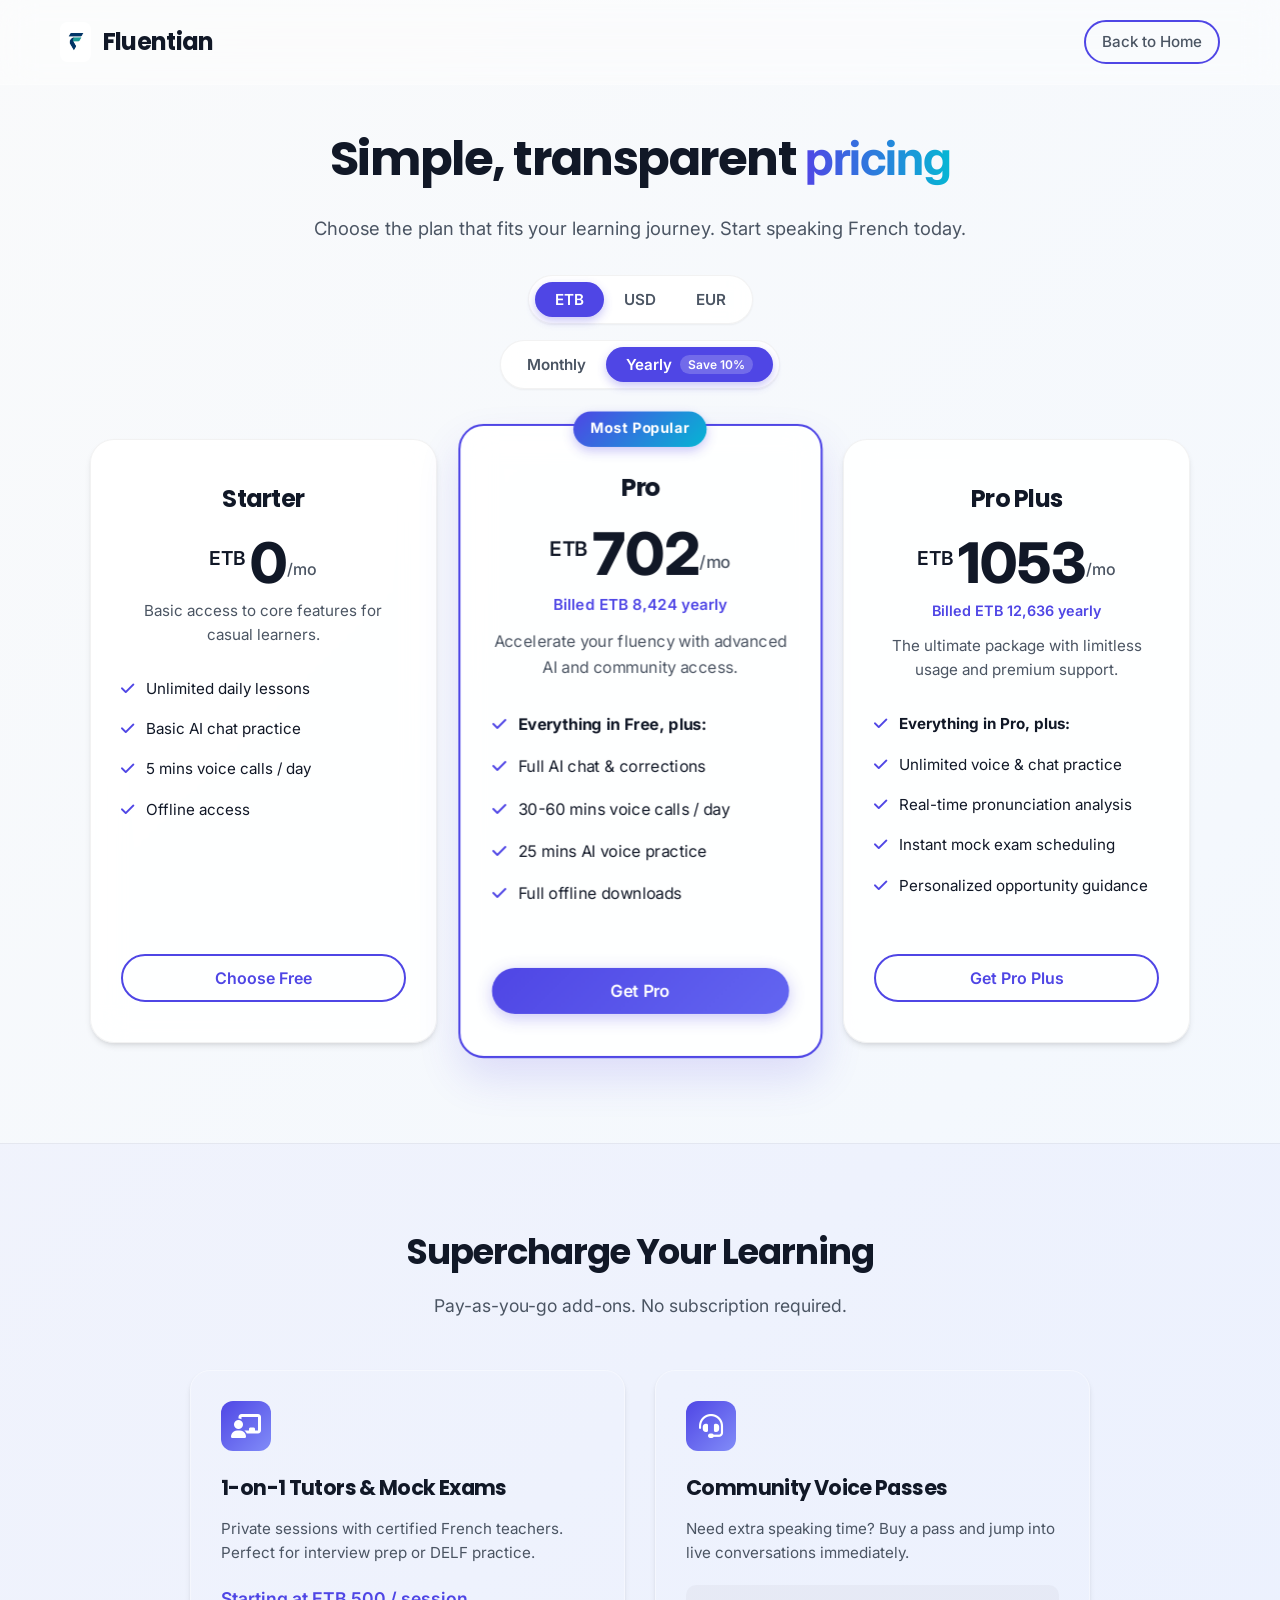
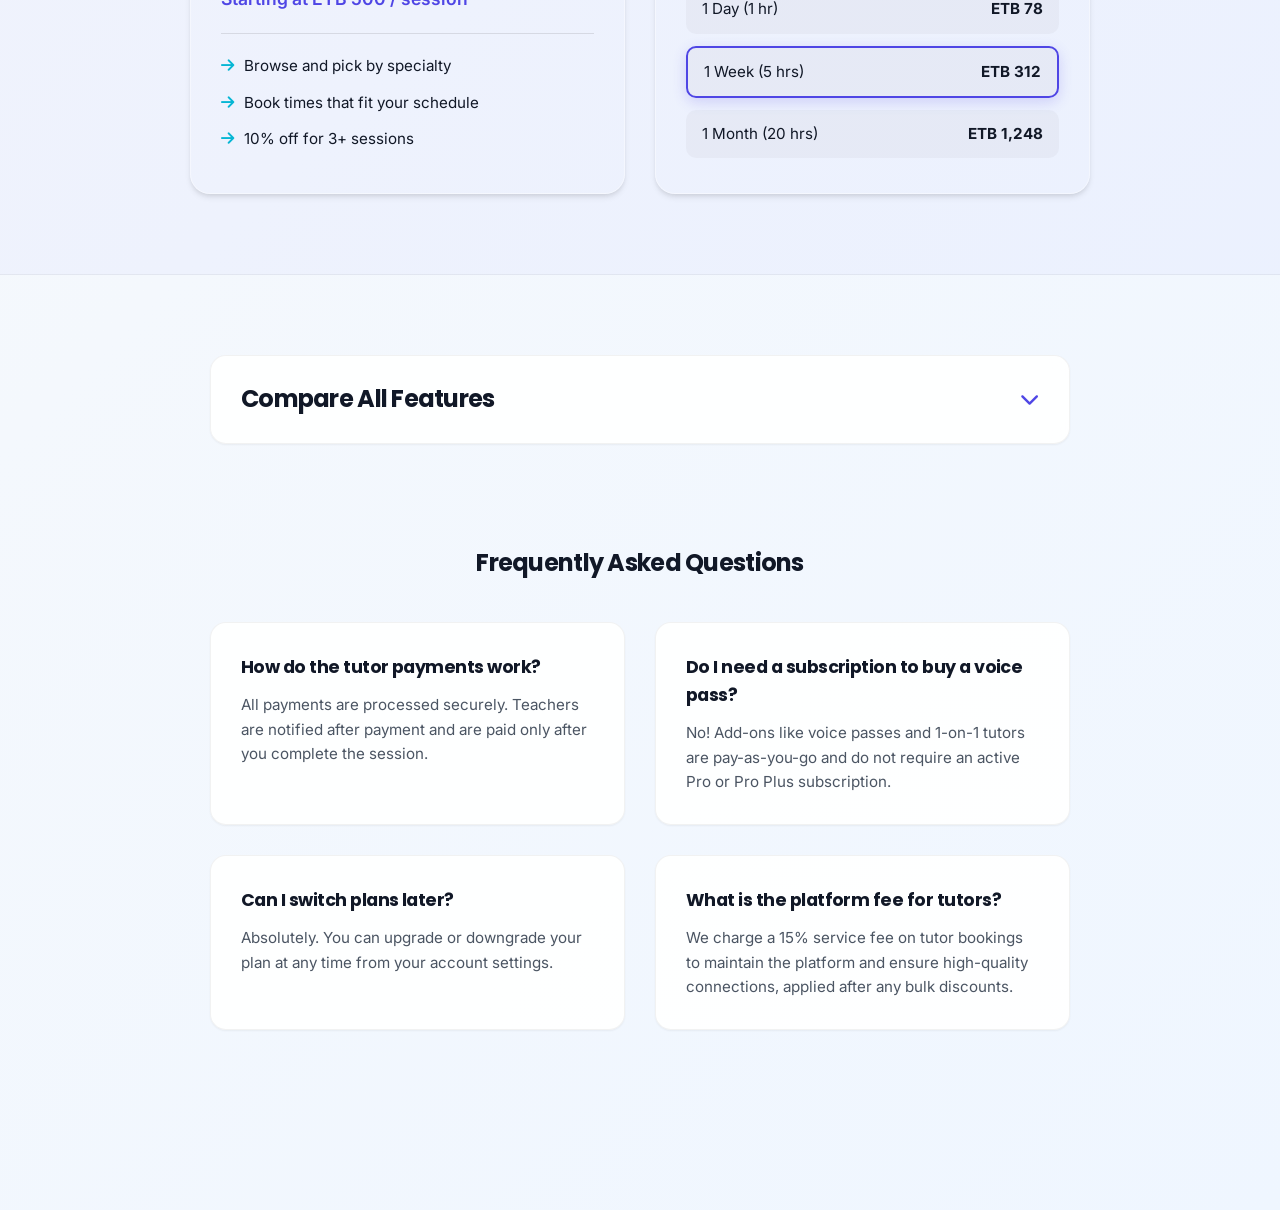
<file: plan.html>
<!DOCTYPE html>
<html lang="en">

<head>
    <meta charset="UTF-8">
    <meta name="viewport" content="width=device-width, initial-scale=1.0">
    <title>Fluentian Pricing Plans</title>
    <!-- Fonts and Icons -->
    <link rel="preconnect" href="https://fonts.googleapis.com">
    <link rel="preconnect" href="https://fonts.gstatic.com" crossorigin>
    <link
        href="https://fonts.googleapis.com/css2?family=Inter:wght@400;500;600;700&family=Poppins:wght@500;600;700;800&display=swap"
        rel="stylesheet">
    <link rel="stylesheet" href="https://cdnjs.cloudflare.com/ajax/libs/font-awesome/6.5.0/css/all.min.css">

    <link rel="stylesheet" href="styles.css?v=3">
    <link rel="stylesheet" href="pricing.css?v=3">
</head>

<body>
    <!-- Navbar -->
    <nav class="navbar">
        <div class="container">
            <a href="index.html" class="logo">
                <img src="./Logo.jpg" alt="Fluentian Logo" class="logo-img">
                <span class="logo-text">Fluentian</span>
            </a>
            <div class="nav-links">
                <a href="index.html" class="btn btn-outline-primary" style="padding: 8px 16px;">Back to Home</a>
            </div>
        </div>
    </nav>

    <div class="pricing-page">
        <!-- Hero section for pricing -->
        <div class="pricing-header">
            <h1>Simple, transparent <span class="gradient-text">pricing</span></h1>
            <p>Choose the plan that fits your learning journey. Start speaking French today.</p>

            <div class="toggles-container">
                <!-- Currency Toggle -->
                <div class="currency-toggle" id="currency-toggle">
                    <button class="currency-btn active" data-currency="etb">ETB</button>
                    <button class="currency-btn" data-currency="usd">USD</button>
                    <button class="currency-btn" data-currency="eur">EUR</button>
                </div>

                <!-- Billing Toggle -->
                <div class="billing-toggle" id="billing-toggle">
                    <button class="billing-btn" data-billing="monthly">Monthly</button>
                    <button class="billing-btn active" data-billing="yearly">Yearly <span class="discount-badge">Save
                            10%</span></button>
                </div>
            </div>
        </div>

        <!-- Subscription Cards -->
        <div class="container">
            <div class="pricing-cards">
                <!-- Free Plan -->
                <div class="pricing-card">
                    <div class="card-header">
                        <h3>Starter</h3>
                        <div class="price-display">
                            <span class="currency-symbol usd-only">$</span>
                            <span class="currency-symbol eur-only">€</span>
                            <span class="currency-symbol etb-only">ETB</span>
                            <span class="amount" data-usd-monthly="0" data-usd-yearly="0" data-eur-monthly="0"
                                data-eur-yearly="0" data-etb-monthly="0" data-etb-yearly="0">0</span>
                            <span class="period">/mo</span>
                        </div>
                        <p class="card-desc">Basic access to core features for casual learners.</p>
                    </div>
                    <ul class="features-list">
                        <li><i class="fas fa-check"></i> Unlimited daily lessons</li>
                        <li><i class="fas fa-check"></i> Basic AI chat practice</li>
                        <li><i class="fas fa-check"></i> 5 mins voice calls / day</li>
                        <li><i class="fas fa-check"></i> Offline access</li>
                    </ul>
                    <button class="btn btn-outline-primary full-width mt-auto">Choose Free</button>
                </div>

                <!-- Pro Plan -->
                <div class="pricing-card featured">
                    <div class="popular-badge">Most Popular</div>
                    <div class="card-header">
                        <h3>Pro</h3>
                        <div class="price-display">
                            <span class="currency-symbol usd-only">$</span>
                            <span class="currency-symbol eur-only">€</span>
                            <span class="currency-symbol etb-only">ETB</span>
                            <span class="amount" data-usd-monthly="5" data-usd-yearly="4.50" data-eur-monthly="4.50"
                                data-eur-yearly="3.90" data-etb-monthly="780" data-etb-yearly="702">4.50</span>
                            <span class="period">/mo</span>
                        </div>
                        <p class="yearly-billed yearly-only usd-only">Billed $54 yearly</p>
                        <p class="yearly-billed yearly-only eur-only">Billed €47 yearly</p>
                        <p class="yearly-billed yearly-only etb-only">Billed ETB 8,424 yearly</p>
                        <p class="card-desc">Accelerate your fluency with advanced AI and community access.</p>
                    </div>
                    <ul class="features-list">
                        <li><i class="fas fa-check"></i> <strong>Everything in Free, plus:</strong></li>
                        <li><i class="fas fa-check"></i> Full AI chat & corrections</li>
                        <li><i class="fas fa-check"></i> 30-60 mins voice calls / day</li>
                        <li><i class="fas fa-check"></i> 25 mins AI voice practice</li>
                        <li><i class="fas fa-check"></i> Full offline downloads</li>
                    </ul>
                    <button class="btn btn-primary full-width mt-auto">Get Pro</button>
                </div>

                <!-- Pro Plus Plan -->
                <div class="pricing-card">
                    <div class="card-header">
                        <h3>Pro Plus</h3>
                        <div class="price-display">
                            <span class="currency-symbol usd-only">$</span>
                            <span class="currency-symbol eur-only">€</span>
                            <span class="currency-symbol etb-only">ETB</span>
                            <span class="amount" data-usd-monthly="7.50" data-usd-yearly="6.75" data-eur-monthly="6.50"
                                data-eur-yearly="5.80" data-etb-monthly="1170" data-etb-yearly="1053">6.75</span>
                            <span class="period">/mo</span>
                        </div>
                        <p class="yearly-billed yearly-only usd-only">Billed $81 yearly</p>
                        <p class="yearly-billed yearly-only eur-only">Billed €70 yearly</p>
                        <p class="yearly-billed yearly-only etb-only">Billed ETB 12,636 yearly</p>
                        <p class="card-desc">The ultimate package with limitless usage and premium support.</p>
                    </div>
                    <ul class="features-list">
                        <li><i class="fas fa-check"></i> <strong>Everything in Pro, plus:</strong></li>
                        <li><i class="fas fa-check"></i> Unlimited voice & chat practice</li>
                        <li><i class="fas fa-check"></i> Real-time pronunciation analysis</li>
                        <li><i class="fas fa-check"></i> Instant mock exam scheduling</li>
                        <li><i class="fas fa-check"></i> Personalized opportunity guidance</li>
                    </ul>
                    <button class="btn btn-outline-primary full-width mt-auto">Get Pro Plus</button>
                </div>
            </div>
        </div>

        <!-- Add-ons Section -->
        <div class="addons-section">
            <div class="container">
                <div class="section-title">
                    <h2>Supercharge Your Learning</h2>
                    <p>Pay-as-you-go add-ons. No subscription required.</p>
                </div>

                <div class="addons-grid">
                    <div class="addon-card">
                        <div class="addon-icon"><i class="fas fa-chalkboard-teacher"></i></div>
                        <h3>1-on-1 Tutors & Mock Exams</h3>
                        <p>Private sessions with certified French teachers. Perfect for interview prep or DELF practice.
                        </p>
                        <div class="addon-price">
                            Starting at <span class="usd-only">$3.20</span><span class="eur-only">€2.80</span><span
                                class="etb-only">ETB 500</span> / session
                        </div>
                        <ul class="addon-features">
                            <li><i class="fas fa-arrow-right"></i> Browse and pick by specialty</li>
                            <li><i class="fas fa-arrow-right"></i> Book times that fit your schedule</li>
                            <li><i class="fas fa-arrow-right"></i> 10% off for 3+ sessions</li>
                        </ul>
                    </div>

                    <div class="addon-card">
                        <div class="addon-icon"><i class="fas fa-headset"></i></div>
                        <h3>Community Voice Passes</h3>
                        <p>Need extra speaking time? Buy a pass and jump into live conversations immediately.</p>
                        <div class="pass-options">
                            <div class="pass-item">
                                <span>1 Day (1 hr)</span>
                                <strong><span class="usd-only">$0.50</span><span class="eur-only">€0.45</span><span
                                        class="etb-only">ETB 78</span></strong>
                            </div>
                            <div class="pass-item" style="border:2px solid #4F46E5; box-shadow:0 4px 14px rgba(79,70,229,0.2);">
                                <span>1 Week (5 hrs)</span>
                                <strong><span class="usd-only">$2.00</span><span class="eur-only">€1.75</span><span class="etb-only">ETB 312</span></strong>
                            </div>
                            <div class="pass-item">
                                <span>1 Month (20 hrs)</span>
                                <strong><span class="usd-only">$8.00</span><span class="eur-only">€7.00</span><span
                                        class="etb-only">ETB 1,248</span></strong>
                            </div>
                        </div>
                    </div>
                </div>
            </div>
        </div>

        <!-- Full Feature Comparison -->
        <div class="container comparison-section">
            <div class="comparison-header" onclick="toggleComparison()">
                <h2>Compare All Features</h2>
                <i class="fas fa-chevron-down" id="compare-icon"></i>
            </div>
            <div class="comparison-table-wrapper" id="comparison-table">
                <table class="premium-table">
                    <thead>
                        <tr>
                            <th>Features</th>
                            <th>Starter</th>
                            <th>Pro</th>
                            <th>Pro Plus</th>
                        </tr>
                    </thead>
                    <tbody>
                        <tr>
                            <td>Daily learning lessons
                                <span class="info-icon" tabindex="0"><i class="fa-solid fa-circle-info"></i><span
                                        class="info-tooltip">The number of structured language lessons you can complete
                                        each day.</span></span>
                            </td>
                            <td>Unlimited</td>
                            <td>Unlimited</td>
                            <td>Unlimited</td>
                        </tr>
                        <tr>
                            <td>24/7 AI Conversation Partner
                                <span class="info-icon" tabindex="0"><i class="fa-solid fa-circle-info"></i><span
                                        class="info-tooltip">Converse with Fluentian's AI to practice language
                                        scenarios.</span></span>
                            </td>
                            <td>Limited</td>
                            <td>500–2000 msgs</td>
                            <td>Unlimited</td>
                        </tr>
                        <tr>
                            <td>AI Grammar Corrections
                                <span class="info-icon" tabindex="0"><i class="fa-solid fa-circle-info"></i><span
                                        class="info-tooltip">AI-powered grammar correction and rewriting suggestions for
                                        your chat messages.</span></span>
                            </td>
                            <td>Limited</td>
                            <td>Full & advanced</td>
                            <td>Highest quality</td>
                        </tr>
                        <tr>
                            <td>Global Language Exchange
                                <span class="info-icon" tabindex="0"><i class="fa-solid fa-circle-info"></i><span
                                        class="info-tooltip">Connect and match with other learners worldwide for
                                        language exchange.</span></span>
                            </td>
                            <td>Limited</td>
                            <td>High-limit</td>
                            <td>Unlimited</td>
                        </tr>
                        <tr>
                            <td>Live Community Voice Calls
                                <span class="info-icon" tabindex="0"><i class="fa-solid fa-circle-info"></i><span
                                        class="info-tooltip">Practice speaking with other users via live voice
                                        calls.</span></span>
                            </td>
                            <td>5 min / day</td>
                            <td>30–60 min / day</td>
                            <td>Unlimited</td>
                        </tr>
                        <tr>
                            <td>AI Voice Practice
                                <span class="info-icon" tabindex="0"><i class="fa-solid fa-circle-info"></i><span
                                        class="info-tooltip">Speak with the AI to practice pronunciation and fluency in
                                        realistic scenarios.</span></span>
                            </td>
                            <td>3 min / day</td>
                            <td>25 min / day</td>
                            <td>Unlimited</td>
                        </tr>
                        <tr>
                            <td>Pronunciation Analysis
                                <span class="info-icon" tabindex="0"><i class="fa-solid fa-circle-info"></i><span
                                        class="info-tooltip">AI analyzes your voice and provides targeted feedback on
                                        pronunciation.</span></span>
                            </td>
                            <td>1 / day (Basic speed)</td>
                            <td>10 / day (Fast)</td>
                            <td>Unlimited (Real-time)</td>
                        </tr>
                        <tr>
                            <td>Offline Access
                                <span class="info-icon" tabindex="0"><i class="fa-solid fa-circle-info"></i><span
                                        class="info-tooltip">Access your lessons and features without an active internet
                                        connection.</span></span>
                            </td>
                            <td>Included</td>
                            <td>Full downloads</td>
                            <td>Premium packs</td>
                        </tr>
                    </tbody>
                </table>
            </div>
        </div>

        <!-- FAQ Section -->
        <div class="container faq-section-pricing">
            <h2 class="text-center">Frequently Asked Questions</h2>
            <div class="faq-grid">
                <div class="faq-card">
                    <h4>How do the tutor payments work?</h4>
                    <p>All payments are processed securely. Teachers are notified after payment and are paid only after
                        you complete the session.</p>
                </div>
                <div class="faq-card">
                    <h4>Do I need a subscription to buy a voice pass?</h4>
                    <p>No! Add-ons like voice passes and 1-on-1 tutors are pay-as-you-go and do not require an active
                        Pro or Pro Plus subscription.</p>
                </div>
                <div class="faq-card">
                    <h4>Can I switch plans later?</h4>
                    <p>Absolutely. You can upgrade or downgrade your plan at any time from your account settings.</p>
                </div>
                <div class="faq-card">
                    <h4>What is the platform fee for tutors?</h4>
                    <p>We charge a 15% service fee on tutor bookings to maintain the platform and ensure high-quality
                        connections, applied after any bulk discounts.</p>
                </div>
            </div>
        </div>
    </div>

    <script>
        // Billing & Currency Logic
        const billingBtns = document.querySelectorAll('.billing-btn');
        const currencyBtns = document.querySelectorAll('.currency-btn');
        const amounts = document.querySelectorAll('.amount');
        const body = document.body;

        let currentBilling = 'yearly';
        let currentCurrency = 'etb';

        // Initialize state
        body.setAttribute('data-currency', currentCurrency);
        body.setAttribute('data-billing', currentBilling);

        billingBtns.forEach(btn => {
            btn.addEventListener('click', () => {
                billingBtns.forEach(b => b.classList.remove('active'));
                btn.classList.add('active');
                currentBilling = btn.getAttribute('data-billing');
                body.setAttribute('data-billing', currentBilling);
                updatePrices();
            });
        });

        currencyBtns.forEach(btn => {
            btn.addEventListener('click', () => {
                currencyBtns.forEach(b => b.classList.remove('active'));
                btn.classList.add('active');
                currentCurrency = btn.getAttribute('data-currency');
                body.setAttribute('data-currency', currentCurrency);
                updatePrices();
            });
        });

        function updatePrices() {
            amounts.forEach(el => {
                const val = el.getAttribute(`data-${currentCurrency}-${currentBilling}`);
                el.textContent = val;
            });
        }

        // Initial call
        updatePrices();

        // Comparison Table Toggle
        function toggleComparison() {
            const table = document.getElementById('comparison-table');
            const icon = document.getElementById('compare-icon');
            table.classList.toggle('show');
            icon.classList.toggle('rotate');
        }
    </script>
</body>

</html>
</file>
<file: styles.css>
:root {
    /* Colors */
    --primary: #4F46E5;
    --primary-light: #818CF8;
    --secondary: #06B6D4;
    --dark: #1F2937;
    --light: #F9FAFB;
    --gray: #6B7280;
    --text-main: #111827;
    --text-secondary: #4B5563;
    
    /* Gradients */
    --bg-gradient: linear-gradient(135deg, #F9FAFB 0%, #EFF6FF 100%);
    --text-gradient: linear-gradient(90deg, #4F46E5 0%, #06B6D4 100%);
    --card-bg: rgba(255, 255, 255, 0.9);
    
    /* Shadows */
    --shadow-sm: 0 1px 2px 0 rgba(0, 0, 0, 0.05);
    --shadow-md: 0 4px 6px -1px rgba(0, 0, 0, 0.1), 0 2px 4px -1px rgba(0, 0, 0, 0.06);
    --shadow-lg: 0 10px 15px -3px rgba(0, 0, 0, 0.1), 0 4px 6px -2px rgba(0, 0, 0, 0.05);
    
    /* Spacing */
    --container-width: 1200px;
    --radius-md: 0.5rem;
    --radius-lg: 1rem;
    --radius-full: 9999px;
    
    /* Transition */
    --transition: all 0.3s cubic-bezier(0.4, 0, 0.2, 1);
}

/* Dark Mode Variables */
body.dark-mode {
    --text-main: #F9FAFB;
    --text-secondary: #D1D5DB;
    --bg-gradient: linear-gradient(135deg, #0A0F1C 0%, #131A2B 100%);
    --card-bg: rgba(18, 24, 38, 0.6);
    --light: #1E2536;
}

* {
    margin: 0;
    padding: 0;
    box-sizing: border-box;
    font-family: 'Inter', sans-serif;
}

html {
    scroll-behavior: smooth;
    overflow-x: hidden;
}

body {
    background: var(--bg-gradient);
    color: var(--text-main);
    line-height: 1.6;
    transition: background 0.3s ease, color 0.3s ease;
}

h1, h2, h3, h4, .logo-text {
    font-family: 'Poppins', sans-serif;
    color: var(--text-main);
    letter-spacing: -0.03em;
}

a {
    text-decoration: none;
    color: inherit;
}

ul {
    list-style: none;
}

.container {
    max-width: var(--container-width);
    margin: 0 auto;
    padding: 0 20px;
}

.gradient-text, .highlight {
    background: var(--text-gradient);
    -webkit-background-clip: text;
    -webkit-text-fill-color: transparent;
    font-weight: 700;
}

.btn {
    display: inline-block;
    padding: 12px 28px;
    border-radius: var(--radius-full);
    font-weight: 600;
    cursor: pointer;
    transition: all 0.3s cubic-bezier(0.4, 0, 0.2, 1);
    border: none;
    font-size: 1rem;
    text-align: center;
}

.btn-primary {
    background: linear-gradient(135deg, var(--primary) 0%, #6366F1 100%);
    color: white;
    box-shadow: 0 4px 15px rgba(79, 70, 229, 0.3);
}

.btn-primary:hover {
    transform: translateY(-2px) scale(1.02);
    box-shadow: 0 10px 25px rgba(79, 70, 229, 0.5);
    background: linear-gradient(135deg, #4338ca 0%, var(--primary) 100%);
}

.btn-outline-primary {
    background: transparent;
    border: 2px solid var(--primary);
    color: var(--primary);
}

.btn-outline-primary:hover {
    background: rgba(79, 70, 229, 0.05);
    transform: translateY(-2px);
    box-shadow: 0 4px 15px rgba(79, 70, 229, 0.1);
}

body.dark-mode .btn-outline-primary {
    color: var(--primary-light);
    border-color: var(--primary-light);
}

body.dark-mode .btn-outline-primary:hover {
    background: rgba(129, 140, 248, 0.1);
}

/* Navbar */
.navbar {
    position: fixed;
    top: 0;
    width: 100%;
    z-index: 1000;
    padding: 20px 0;
    transition: var(--transition);
    -webkit-backdrop-filter: blur(16px);
    backdrop-filter: blur(16px);
    background: rgba(255, 255, 255, 0.4);
    border-bottom: 1px solid rgba(255, 255, 255, 0.2);
}

body.dark-mode .navbar {
    background: rgba(10, 15, 28, 0.5);
    border-bottom: 1px solid rgba(255, 255, 255, 0.05);
}

.navbar.scrolled {
    background: var(--card-bg);
    box-shadow: var(--shadow-sm);
    padding: 15px 0;
}

.navbar .container {
    display: flex;
    justify-content: space-between;
    align-items: center;
}

.logo {
    display: flex;
    align-items: center;
    gap: 12px;
    font-size: 1.5rem;
    font-weight: 700;
}

.logo-img {
    height: 40px;
    width: auto;
    border-radius: 8px;
}

.nav-links {
    display: flex;
    align-items: center;
    gap: 32px;
}

.nav-links a {
    font-weight: 500;
    font-size: 0.95rem;
    transition: color 0.2s;
    color: var(--text-secondary);
}

.nav-links a:hover {
    color: var(--primary);
}

.nav-cta {
    padding: 10px 24px;
    font-size: 0.9rem;
}

.theme-toggle {
    background: none;
    border: none;
    cursor: pointer;
    font-size: 1.2rem;
    color: var(--text-secondary);
    transition: color 0.2s;
}

.theme-toggle:hover {
    color: var(--primary);
}

.mobile-menu-btn {
    display: none;
    font-size: 1.5rem;
    cursor: pointer;
}

/* Mobile Menu */
.mobile-menu {
    position: fixed;
    top: 0;
    left: 100%;
    width: 100%;
    height: 100vh;
    background: var(--card-bg);
    z-index: 2000;
    transition: left 0.3s ease;
    display: flex;
    flex-direction: column;
    padding: 20px;
    /* Ensure dark text in light mode, light text in dark mode is handled by body inheritance usually, 
       but mobile-menu sits on top. 
       Let's ensure it uses var(--card-bg) which is dark in dark mode. */
    color: var(--text-main);
}

/* Partners Section */
.partners-section {
    padding: 20px 0;
    text-align: center;
    background: rgba(255, 255, 255, 0.4);
}

.partners-title {
    font-size: 0.8rem;
    color: var(--text-secondary);
    text-transform: uppercase;
    letter-spacing: 1.5px;
    margin-bottom: 16px;
    font-weight: 600;
}

.partners-grid {
    display: flex;
    justify-content: center;
    gap: 32px;
}

.partner-card {
    transition: var(--transition);
}

.partner-logo {
    display: flex;
    align-items: center;
    gap: 12px;
    font-weight: 700;
    font-size: 0.95rem;
    color: #4B5563;
    background: white;
    padding: 10px 20px;
    border-radius: 50px;
    box-shadow: var(--shadow-sm);
    animation: float 4s ease-in-out infinite;
    cursor: pointer;
}

.hcl-logo-img {
    width: 30px;
    height: 30px;
    border-radius: 50%;
    object-fit: cover;
}

.placeholder-logo {
    display: none;
}

/* Cultural Feature Specific */
.cultural-card {
    border-color: #FCD34D;
}
.culture-icon {
    background: linear-gradient(135deg, #F59E0B, #D97706);
}

/* Contribution Section */
.contribution-section {
    padding: 100px 0;
    background: linear-gradient(to bottom, transparent, rgba(79, 70, 229, 0.05));
}

.contribution-grid {
    display: grid;
    grid-template-columns: repeat(auto-fit, minmax(300px, 1fr));
    gap: 30px;
}

.contrib-card {
    background: var(--card-bg);
    padding: 32px;
    border-radius: var(--radius-lg);
    box-shadow: var(--shadow-sm);
    transition: var(--transition);
    border: 1px solid rgba(0,0,0,0.05);
    text-align: center;
    display: flex;
    flex-direction: column;
    align-items: center;
    cursor: pointer;
}

.contrib-card:hover {
    transform: translateY(-8px);
    box-shadow: var(--shadow-lg);
}

.c-icon {
    font-size: 2rem;
    color: var(--primary);
    margin-bottom: 20px;
    background: #EEF2FF;
    width: 60px;
    height: 60px;
    border-radius: 50%;
    display: flex;
    align-items: center;
    justify-content: center;
}

.contrib-card h3 {
    margin-bottom: 12px;
}

.contrib-card p {
    color: var(--text-secondary);
    margin-bottom: 24px;
    flex-grow: 1;
}

.c-link {
    font-weight: 600;
    color: var(--primary);
    display: flex;
    align-items: center;
    gap: 8px;
    transition: gap 0.2s;
}

.c-link:hover {
    gap: 12px;
}

.c-socials {
    display: flex;
    gap: 16px;
    font-size: 1.5rem;
    color: var(--text-secondary);
}

.c-socials a:hover {
    color: var(--primary);
}

.contact-direct {
    text-align: center;
    margin-top: 50px;
    color: var(--text-secondary);
}

.contact-direct a {
    color: var(--primary);
    text-decoration: underline;
}

/* Team Section */
.team-section {
    padding: 80px 0;
}

.team-grid {
    display: flex;
    justify-content: center;
    gap: 40px;
    flex-wrap: wrap;
}

.team-card {
    background: var(--card-bg);
    padding: 30px;
    border-radius: 20px;
    text-align: center;
    width: 250px;
    box-shadow: var(--shadow-sm);
    transition: var(--transition);
    cursor: pointer;
}

.team-card:hover {
    transform: translateY(-5px);
    box-shadow: var(--shadow-md);
}

.member-img {
    width: 100px;
    height: 100px;
    background: #E5E7EB;
    border-radius: 50%;
    margin: 0 auto 20px;
    display: flex;
    align-items: center;
    justify-content: center;
    font-size: 2.5rem;
    color: #9CA3AF;
    overflow: hidden;
}

.role {
    color: var(--primary);
    font-weight: 500;
    font-size: 0.9rem;
    margin-bottom: 12px;
}

.team-social {
    color: #6B7280;
    font-size: 0.85rem;
    display: inline-flex;
    align-items: center;
    gap: 6px;
}

.team-social:hover {
    color: #0077b5;
}

/* FAQ Section */
.faq-section {
    padding: 60px 0;
    max-width: 800px;
    margin: 0 auto;
}

.accordion-item {
    border-bottom: 1px solid rgba(0,0,0,0.1);
    margin-bottom: 10px;
}

.accordion-header {
    background: var(--card-bg);
    padding: 20px;
    font-weight: 600;
    cursor: pointer;
    display: flex;
    justify-content: space-between;
    align-items: center;
    border-radius: 8px;
    transition: background 0.2s;
}

.accordion-header:hover {
    background: rgba(79, 70, 229, 0.05);
}

.accordion-header.active .fa-chevron-down {
    transform: rotate(180deg);
}

.accordion-content {
    background: var(--card-bg);
    max-height: 0;
    overflow: hidden;
    transition: max-height 0.3s ease-out;
    padding: 0 20px;
    border-radius: 0 0 8px 8px;
}

.accordion-content p {
    padding: 15px 0 25px;
    color: var(--text-secondary);
}

/* Messages */
#form-msg {
    margin-top: 10px;
    color: #10B981;
    font-weight: 600;
}

/* Dark Mode Overrides for New Sections */
body.dark-mode .launch-card {
    background: #1F2937; /* Dark gray */
    border-color: #374151;
}

body.dark-mode .status-badge {
    background: rgba(16, 185, 129, 0.2);
    color: #34D399;
}

body.dark-mode .launch-form input {
    background: #374151;
    border-color: #4B5563;
    color: white;
}

body.dark-mode .store-btn.web-btn {
    background: #1F2937;
    color: white;
    border-color: #4B5563;
}

body.dark-mode .main-progress-bar {
    background: #374151;
}

body.dark-mode .progress-label {
    color: #D1D5DB;
}

body.dark-mode .launch-text {
    color: #9CA3AF;
}

body.dark-mode .platforms-preview h3 {
    color: #9CA3AF;
}

body.dark-mode .perk-item {
    color: #E5E7EB;
}

/* Base Styles */
.mobile-menu.active {
    left: 0;
}

.mobile-menu-header {
    display: flex;
    justify-content: space-between;
    align-items: center;
    margin-bottom: 40px;
}

.close-menu-btn {
    background: none;
    border: none;
    font-size: 1.8rem;
    cursor: pointer;
    color: var(--text-main);
}

.mobile-links {
    display: flex;
    flex-direction: column;
    gap: 24px;
    align-items: center;
}

.mobile-links a {
    font-size: 1.2rem;
    font-weight: 600;
}

/* Hero Section */
.hero {
    padding-top: 140px;
    padding-bottom: 80px;
    position: relative;
    overflow: hidden;
}

.hero-container {
    display: grid;
    grid-template-columns: 1fr 1fr;
    gap: 60px;
    align-items: center;
    position: relative;
    z-index: 1;
}

.badge {
    display: inline-block;
    padding: 6px 12px;
    background: rgba(79, 70, 229, 0.1);
    color: var(--primary);
    border-radius: var(--radius-full);
    font-size: 0.85rem;
    font-weight: 600;
    margin-bottom: 24px;
}

.hero h1 {
    font-size: 3.5rem;
    line-height: 1.2;
    margin-bottom: 24px;
    letter-spacing: -0.02em;
}

.hero-text {
    font-size: 1.2rem;
    color: var(--text-secondary);
    margin-bottom: 40px;
    max-width: 500px;
}

.hero-form {
    margin-bottom: 40px;
}

.input-group {
    display: flex;
    gap: 12px;
}

.input-group input {
    flex: 1;
    padding: 12px 20px;
    border-radius: var(--radius-full);
    border: 1px solid #E5E7EB;
    outline: none;
    font-size: 1rem;
    transition: var(--transition);
    background: var(--card-bg);
    color: var(--text-main);
}

.input-group input:focus {
    border-color: var(--primary);
    box-shadow: 0 0 0 3px rgba(79, 70, 229, 0.1);
}

.supported-preview {
    display: flex;
    align-items: center;
    gap: 16px;
    font-size: 0.9rem;
    color: var(--text-secondary);
}

.lang-icons {
    display: flex;
    gap: 8px;
    font-size: 1.5rem;
}

/* Hero Mockup */
.hero-visual {
    position: relative;
}

.app-mockup {
    background: var(--card-bg);
    border-radius: 20px;
    box-shadow: 0 25px 50px -12px rgba(0, 0, 0, 0.25);
    padding: 20px;
    border: 1px solid rgba(255, 255, 255, 0.5);
    position: relative;
    -webkit-backdrop-filter: blur(20px);
    backdrop-filter: blur(20px);
    transform: perspective(1000px) rotateY(-5deg) rotateX(5deg);
    transition: transform 0.5s cubic-bezier(0.4, 0, 0.2, 1);
}

.app-mockup:hover {
    transform: perspective(1000px) rotateY(0deg) rotateX(0deg);
}

body.dark-mode .app-mockup {
    border: 1px solid rgba(255, 255, 255, 0.1);
}

.mockup-header {
    display: flex;
    gap: 6px;
    margin-bottom: 20px;
}

.dot {
    width: 10px;
    height: 10px;
    border-radius: 50%;
    background: #E5E7EB;
}

.dot:nth-child(1) { background: #EF4444; }
.dot:nth-child(2) { background: #F59E0B; }
.dot:nth-child(3) { background: #10B981; }

.mockup-screen {
    background: var(--light);
    border-radius: 12px;
    padding: 20px;
    min-height: 300px;
}

.chat-bubble {
    padding: 12px 16px;
    border-radius: 12px;
    margin-bottom: 12px;
    max-width: 80%;
    font-size: 0.9rem;
}

.chat-bubble.left {
    background: white;
    border-bottom-left-radius: 2px;
    box-shadow: var(--shadow-sm);
    color: #374151;
}

.chat-bubble.right.ai {
    background: var(--primary);
    color: white;
    margin-left: auto;
    border-bottom-right-radius: 2px;
}

.lesson-card {
    background: white;
    padding: 12px;
    border-radius: 12px;
    margin-top: 20px;
    display: flex;
    align-items: center;
    gap: 12px;
    box-shadow: var(--shadow-sm);
}

.lesson-icon {
    width: 40px;
    height: 40px;
    background: #EEF2FF;
    color: var(--primary);
    border-radius: 8px;
    display: flex;
    align-items: center;
    justify-content: center;
}

.lesson-info {
    flex: 1;
}

.lesson-info h4 {
    font-size: 0.9rem;
    margin-bottom: 4px;
    color: #111827;
}

.progress-bar {
    height: 4px;
    background: #E5E7EB;
    border-radius: 2px;
    width: 100%;
}

.progress-bar .fill {
    height: 100%;
    background: var(--secondary);
    border-radius: 2px;
}

.float-card {
    position: absolute;
    background: rgba(255, 255, 255, 0.85);
    -webkit-backdrop-filter: blur(12px);
    backdrop-filter: blur(12px);
    border: 1px solid rgba(255, 255, 255, 0.4);
    padding: 10px 16px;
    border-radius: var(--radius-full);
    box-shadow: 0 10px 25px -5px rgba(0, 0, 0, 0.1);
    font-size: 0.9rem;
    font-weight: 600;
    color: var(--text-main);
    display: flex;
    align-items: center;
    gap: 8px;
    animation: float 3s ease-in-out infinite;
}

body.dark-mode .float-card {
    background: rgba(30, 37, 54, 0.8);
    border: 1px solid rgba(255, 255, 255, 0.1);
}

.float-1 { top: 40px; right: -20px; animation-delay: 0s; }
.float-2 { bottom: 40px; left: -20px; animation-delay: 1.5s; }

.float-card i { color: var(--primary); }

@keyframes float {
    0%, 100% { transform: translateY(0); }
    50% { transform: translateY(-10px); }
}

/* Animated Blobs */
.hero-blob {
    position: absolute;
    border-radius: 50%;
    filter: blur(80px);
    z-index: 0;
    opacity: 0.5;
    animation: blob-float 10s infinite alternate cubic-bezier(0.4, 0, 0.2, 1);
}

.blob-1 {
    width: 400px;
    height: 400px;
    background: var(--primary);
    top: -100px;
    left: -100px;
}

.blob-2 {
    width: 300px;
    height: 300px;
    background: var(--secondary);
    bottom: -50px;
    right: -50px;
    animation-delay: -5s;
}

@keyframes blob-float {
    0% { transform: translate(0, 0) scale(1); }
    100% { transform: translate(30px, 50px) scale(1.1); }
}

body.dark-mode .hero-blob {
    opacity: 0.4;
}

/* Challenge Section */
.challenge-section {
    padding: 100px 0;
}

.section-header {
    text-align: center;
    max-width: 600px;
    margin: 0 auto 60px;
}

.section-header h2 {
    font-size: 2.5rem;
    margin-bottom: 16px;
}

.section-header p {
    color: var(--text-secondary);
    font-size: 1.1rem;
}

.card-grid {
    display: grid;
    grid-template-columns: repeat(auto-fit, minmax(250px, 1fr));
    gap: 32px;
}

.feature-card {
    background: var(--card-bg);
    padding: 32px;
    border-radius: var(--radius-lg);
    box-shadow: var(--shadow-sm);
    transition: transform 0.4s cubic-bezier(0.175, 0.885, 0.32, 1.275), box-shadow 0.4s ease, border-color 0.4s ease;
    border: 1px solid rgba(255,255,255,0.4);
    text-align: left;
    -webkit-backdrop-filter: blur(10px);
    backdrop-filter: blur(10px);
}

body.dark-mode .feature-card {
    border-color: rgba(255,255,255,0.05);
}

.feature-card:hover {
    transform: translateY(-10px) scale(1.02);
    box-shadow: 0 20px 40px -10px rgba(79, 70, 229, 0.2);
    border-color: rgba(79, 70, 229, 0.5);
}

.icon-box {
    width: 50px;
    height: 50px;
    border-radius: 12px;
    display: flex;
    align-items: center;
    justify-content: center;
    font-size: 1.5rem;
    margin-bottom: 20px;
}

.icon-box.warning {
    background: #FFF7ED;
    color: #F97316;
}

.feature-card h3 {
    margin-bottom: 12px;
    font-size: 1.25rem;
}

.feature-card p {
    color: var(--text-secondary);
    font-size: 0.95rem;
}

/* Solution Section */
.solution-section {
    padding: 100px 0;
    background: rgba(79, 70, 229, 0.03);
}

.solutions-grid {
    display: grid;
    grid-template-columns: repeat(2, 1fr);
    gap: 32px;
}

.solution-card {
    background: var(--card-bg);
    padding: 24px;
    border-radius: var(--radius-lg);
    display: flex;
    gap: 20px;
    align-items: flex-start;
    transition: var(--transition);
    border: 1px solid rgba(0,0,0,0.05);
}

.solution-card:hover {
    background: white;
    box-shadow: var(--shadow-md);
}

.solution-card:last-child {
    grid-column: span 2;
    max-width: 600px;
    margin: 0 auto;
    width: 100%;
}

.sol-icon {
    width: 48px;
    height: 48px;
    min-width: 48px;
    border-radius: 50%;
    background: linear-gradient(135deg, var(--primary), var(--secondary));
    color: white;
    display: flex;
    align-items: center;
    justify-content: center;
    font-size: 1.2rem;
}

.sol-content h3 {
    margin-bottom: 8px;
    font-size: 1.1rem;
}

.sol-content p {
    color: var(--text-secondary);
    font-size: 0.95rem;
}

/* Preview Section */
.preview-section {
    padding: 100px 0;
}

.preview-block {
    display: flex;
    align-items: center;
    justify-content: space-between;
    gap: 60px;
    margin-bottom: 120px;
}

.preview-block:last-child {
    margin-bottom: 0;
}

/* .preview-block.reverse {
    flex-direction: row-reverse;
} */

.preview-text {
    flex: 1;
}

.preview-text h3 {
    font-size: 2rem;
    margin-bottom: 20px;
}

.preview-text p {
    color: var(--text-secondary);
    font-size: 1.1rem;
    margin-bottom: 24px;
}

.check-list li {
    display: flex;
    align-items: center;
    gap: 10px;
    margin-bottom: 12px;
    color: var(--text-main);
    font-weight: 500;
}

.check-list i {
    color: var(--secondary);
}

.preview-visual {
    flex: 1;
}

.visual-card {
    background: var(--card-bg);
    border-radius: 24px;
    padding: 30px;
    box-shadow: var(--shadow-lg);
    position: relative;
    overflow: hidden;
}

.lesson-row {
    display: flex;
    align-items: center;
    gap: 16px;
    padding: 16px;
    background: white;
    border-radius: 12px;
    margin-bottom: 16px;
    box-shadow: var(--shadow-sm);
    color: #111827;
}

.lesson-row.active {
    border: 2px solid var(--primary);
}

.l-icon {
    font-size: 1.5rem;
}

.l-info {
    flex: 1;
}

.l-info span {
    display: block;
    font-weight: 600;
    font-size: 1rem;
}

.l-info small {
    color: #6B7280;
}

/* AI Chat Preview Styles */
.ai-chat-card .msg {
    margin-bottom: 12px;
    padding: 10px 14px;
    border-radius: 12px;
    font-size: 0.9rem;
    max-width: 85%;
}

.ai-chat-card .msg.bot {
    background: #EEF2FF;
    color: var(--primary);
    border-bottom-left-radius: 2px;
}

.ai-chat-card .msg.user {
    background: #F3F4F6;
    color: #374151;
    margin-left: auto;
    border-bottom-right-radius: 2px;
}

.ai-typing span {
    display: inline-block;
    width: 6px;
    height: 6px;
    background: #9CA3AF;
    border-radius: 50%;
    margin-right: 4px;
    animation: typing 1s infinite ease-in-out;
}

.ai-typing span:nth-child(2) { animation-delay: 0.2s; }
.ai-typing span:nth-child(3) { animation-delay: 0.4s; }

@keyframes typing {
    0%, 100% { transform: translateY(0); }
    50% { transform: translateY(-5px); }
}

/* Languages Section */
.languages-section {
    padding: 100px 0;
    background: var(--light);
}

.lang-grid {
    display: flex;
    justify-content: center;
    align-items: center;
    gap: 30px;
    flex-wrap: wrap;
}

.lang-card {
    background: var(--card-bg);
    padding: 30px 40px;
    border-radius: var(--radius-lg);
    text-align: center;
    box-shadow: var(--shadow-sm);
    transition: var(--transition);
    min-width: 200px;
    cursor: pointer;
    border: 1px solid rgba(0,0,0,0.05);
}

.lang-card:hover {
    transform: translateY(-5px);
    box-shadow: var(--shadow-md);
}

.flag-lg {
    width: 60px;
    height: 40px;
    object-fit: cover;
    border-radius: 6px;
    box-shadow: 0 4px 6px rgba(0,0,0,0.1);
    margin-bottom: 16px;
}

.flag-icon-sm {
    width: 28px;
    height: 20px;
    object-fit: cover;
    border-radius: 4px;
    box-shadow: 0 2px 4px rgba(0,0,0,0.1);
}

.lang-connector {
    color: var(--primary-light);
    font-size: 1.5rem;
    animation: pulse 2s infinite;
}

@keyframes pulse {
    0% { transform: scale(1); opacity: 0.5; }
    50% { transform: scale(1.1); opacity: 1; }
    100% { transform: scale(1); opacity: 0.5; }
}

.lang-card h4 {
    font-size: 1.2rem;
    margin-bottom: 8px;
    font-weight: 700;
}

.lang-tag {
    display: inline-block;
    padding: 4px 10px;
    border-radius: 20px;
    font-size: 0.75rem;
    font-weight: 600;
    text-transform: uppercase;
}

.lang-tag.target {
    background: rgba(79, 70, 229, 0.1);
    color: var(--primary);
}

.lang-tag.source {
    background: #F3F4F6;
    color: #6B7280;
}

.lang-card.coming-soon {
    border: 2px dashed #D1D5DB;
    background: transparent;
    box-shadow: none;
    display: flex;
    flex-direction: column;
    justify-content: center;
    min-height: 180px;
}

.plus-icon {
    font-size: 2rem;
    color: #9CA3AF;
    margin-bottom: 12px;
}

.problem-hook {
    font-size: 1.1rem;
    font-weight: 700;
    color: var(--text-main);
    margin-bottom: 10px;
}

.steps-section {
    padding: 90px 0;
    background: white;
}

.steps-grid {
    display: grid;
    grid-template-columns: repeat(3, 1fr);
    gap: 20px;
}

.step-card {
    background: var(--card-bg);
    border: 1px solid rgba(0, 0, 0, 0.06);
    border-radius: 18px;
    padding: 28px;
    box-shadow: var(--shadow-sm);
}

.step-card h3 {
    margin-bottom: 10px;
    font-size: 1.2rem;
}

.step-card p {
    color: var(--text-secondary);
}

.opportunity-line {
    margin-top: 34px;
    text-align: center;
}

.opportunity-line p {
    margin: 0;
}

.opportunity-line p + p {
    margin-top: 6px;
    color: var(--text-secondary);
}

/* Launch Section Refined */
.launch-section {
    padding: 120px 0;
    background: linear-gradient(180deg, var(--light) 0%, #EEF2FF 100%);
    position: relative;
    overflow: hidden;
}

.launch-container {
    display: flex;
    justify-content: center;
}

.launch-card {
    background: white;
    padding: 60px;
    border-radius: 30px;
    box-shadow: 0 20px 40px -5px rgba(0, 0, 0, 0.1);
    max-width: 900px;
    width: 100%;
    text-align: center;
    border: 1px solid rgba(255, 255, 255, 0.5);
    position: relative;
    z-index: 10;
}

.status-badge {
    background: #DCFCE7;
    color: #166534;
    padding: 6px 16px;
    border-radius: 20px;
    font-size: 0.85rem;
    font-weight: 700;
    margin-bottom: 24px;
    display: inline-block;
}

.launch-card h2 {
    font-size: 3rem;
    margin-bottom: 16px;
    line-height: 1.1;
}

.launch-text {
    font-size: 1.1rem;
    color: var(--text-secondary);
    margin-bottom: 40px;
    max-width: 600px;
    margin-left: auto;
    margin-right: auto;
}

/* Progress Bar */
.progress-container {
    margin: 0 auto 50px;
    max-width: 500px;
    text-align: left;
}

.progress-label {
    display: flex;
    justify-content: space-between;
    margin-bottom: 8px;
    font-weight: 600;
    font-size: 0.9rem;
    color: var(--text-main);
}

.main-progress-bar {
    height: 10px;
    background: #F3F4F6;
    border-radius: 10px;
    overflow: hidden;
    margin-bottom: 8px;
}

.progress-fill {
    height: 100%;
    background: linear-gradient(90deg, var(--primary) 0%, var(--secondary) 100%);
    border-radius: 10px;
    transition: width 1.5s ease-out;
}

.launch-meta {
    font-size: 0.8rem;
    color: var(--text-secondary);
    text-align: right;
}

/* Real-time Waitlist Counter */
.waitlist-live {
    display: inline-flex;
    align-items: center;
    gap: 8px;
    background: white;
    padding: 6px 14px;
    border-radius: 20px;
    margin-bottom: 24px;
    font-size: 0.9rem;
    box-shadow: var(--shadow-sm);
    color: #4B5563;
    animation: fadeIn 1s;
}

.live-pulse {
    width: 8px;
    height: 8px;
    background: #10B981;
    border-radius: 50%;
    box-shadow: 0 0 0 0 rgba(16, 185, 129, 0.7);
    animation: pulse-green 2s infinite;
}

#waitlist-count {
    font-weight: 700;
    color: var(--primary);
    transition: transform 0.2s ease;
    display: inline-block;
}

@keyframes pulse-green {
    0% {
        transform: scale(0.95);
        box-shadow: 0 0 0 0 rgba(16, 185, 129, 0.7);
    }
    
    70% {
        transform: scale(1);
        box-shadow: 0 0 0 6px rgba(16, 185, 129, 0);
    }
    
    100% {
        transform: scale(0.95);
        box-shadow: 0 0 0 0 rgba(16, 185, 129, 0);
    }
}

@keyframes fadeIn {
    from { opacity: 0; transform: translateY(10px); }
    to { opacity: 1; transform: translateY(0); }
}

/* Launch Form */
.launch-form {
    display: flex;
    gap: 12px;
    max-width: 550px;
    margin: 0 auto 50px;
}

.input-wrapper {
    flex: 1;
    position: relative;
}

.form-icon {
    position: absolute;
    left: 20px;
    top: 50%;
    transform: translateY(-50%);
    color: #9CA3AF;
}

.launch-form input {
    width: 100%;
    padding: 16px 20px 16px 50px;
    border-radius: var(--radius-full);
    border: 1px solid #E5E7EB;
    outline: none;
    font-size: 1rem;
    background: #F9FAFB;
    transition: var(--transition);
}

.launch-form input:focus {
    background: white;
    border-color: var(--primary);
    box-shadow: 0 0 0 4px rgba(79, 70, 229, 0.1);
}

.btn-large {
    padding: 16px 32px;
    font-size: 1.1rem;
    white-space: nowrap;
    display: flex;
    align-items: center;
    gap: 8px;
}

/* Waitlist Perks */
.waitlist-perks {
    display: flex;
    justify-content: center;
    gap: 30px;
    margin-bottom: 40px;
    flex-wrap: wrap;
}

.perk-item {
    font-size: 0.95rem;
    color: var(--text-main);
    display: flex;
    align-items: center;
    gap: 8px;
}

.perk-item i {
    color: #10B981;
}

/* Platforms Preview */
.platforms-preview {
    border-top: 1px solid #F3F4F6;
    padding-top: 40px;
}

.platforms-preview h3 {
    font-size: 1.1rem;
    color: var(--text-secondary);
    margin-bottom: 24px;
    font-weight: 500;
}

.store-buttons {
    display: flex;
    justify-content: center;
    gap: 20px;
    flex-wrap: wrap;
}

.store-btn {
    background: #111827;
    color: white;
    border: none;
    padding: 10px 24px;
    border-radius: 12px;
    display: flex;
    align-items: center;
    gap: 12px;
    cursor: pointer;
    transition: var(--transition);
    text-align: left;
    min-width: 180px;
}

.store-btn:hover {
    transform: translateY(-3px);
    box-shadow: 0 10px 20px -5px rgba(0, 0, 0, 0.2);
    background: #1F2937;
}

.store-btn i {
    font-size: 2rem;
}

.btn-text {
    display: flex;
    flex-direction: column;
    line-height: 1.2;
}

.btn-text small {
    font-size: 0.7rem;
    opacity: 0.8;
}

.btn-text span {
    font-size: 1.1rem;
    font-weight: 600;
}

.store-btn.web-btn {
    background: white;
    color: #111827;
    border: 1px solid #E5E7EB;
}

.store-btn.web-btn:hover {
    background: #F9FAFB;
    border-color: #D1D5DB;
}

/* Footer */
footer {
    padding: 80px 0 30px;
    background: var(--light);
}

.footer-container {
    display: flex;
    justify-content: space-between;
    align-items: center;
    margin-bottom: 40px;
    border-bottom: 1px solid rgba(0,0,0,0.05);
    padding-bottom: 40px;
}

.footer-logo {
    margin-bottom: 12px;
    display: inline-flex;
}

.footer-socials {
    display: flex;
    gap: 20px;
}

.social-link {
    width: 40px;
    height: 40px;
    border-radius: 50%;
    background: rgba(79, 70, 229, 0.1);
    color: var(--primary);
    display: flex;
    align-items: center;
    justify-content: center;
    transition: var(--transition);
}

.social-link:hover {
    background: var(--primary);
    color: white;
}

.footer-bottom {
    text-align: center;
    color: var(--text-secondary);
    font-size: 0.9rem;
}

/* Scroll Reveal CSS */
.reveal-up, .reveal-left, .reveal-right, .reveal-scale {
    opacity: 0;
    transition: all 0.8s ease-out;
}

.reveal-up { transform: translateY(50px); }
.reveal-left { transform: translateX(-50px); }
.reveal-right { transform: translateX(50px); }
.reveal-scale { transform: scale(0.9); }

.reveal-active {
    opacity: 1;
    transform: translate(0) scale(1);
}

/* Responsive */
@media (max-width: 900px) {
    .hero-container, .preview-block, .preview-block.reverse {
        grid-template-columns: 1fr;
        flex-direction: column;
        text-align: center;
    }

    .hero-container {
        display: flex;
        flex-direction: column;
        gap: 60px;
    }

    .hero-content {
        align-items: center;
        display: flex;
        flex-direction: column;
    }
    
    .input-group {
        width: 100%;
    }

    .float-card {
        display: none; 
    }

    .solutions-grid {
        grid-template-columns: 1fr;
    }
    
    .solution-card:last-child {
        grid-column: span 1;
    }

    .nav-links, .nav-cta {
        display: none;
    }

    .mobile-menu-btn {
        display: block;
        color: var(--text-main);
    }

    .hero h1 {
        font-size: 2.5rem;
    }
    
    .preview-text {
        text-align: center;
    }
    
    .preview-visual {
        width: 100%;
    }
    
    .launch-form {
        flex-direction: column;
    }
}

/* New Partner Section Styles */
.partners-grid-new {
    display: flex;
    justify-content: center;
    align-items: center;
    gap: 60px;
    flex-wrap: wrap;
    margin-top: 40px;
}

.partner-item {
    transition: transform 0.3s ease;
    padding: 20px;
    border-radius: 12px;
    background: rgba(255,255,255,0.5);
    cursor: pointer;
}

.partner-item:hover {
    transform: translateY(-5px);
    background: white;
    box-shadow: var(--shadow-sm);
}

.partner-img {
    height: 50px;
    width: auto;
    object-fit: contain;
    filter: grayscale(100%);
    opacity: 0.7;
    transition: all 0.3s ease;
}

.partner-item:hover .partner-img {
    filter: grayscale(0);
    opacity: 1;
}

/* Modal Styles */
.modal {
    display: none;
    position: fixed;
    z-index: 1000;
    left: 0;
    top: 0;
    width: 100%;
    height: 100%;
    background-color: rgba(0,0,0,0.5);
    align-items: center;
    justify-content: center;
    backdrop-filter: blur(5px);
}

.modal.active {
    display: flex;
}

.modal-content {
    background-color: var(--card-bg);
    padding: 40px;
    border-radius: var(--radius-lg);
    box-shadow: var(--shadow-lg);
    max-width: 500px;
    width: 90%;
    text-align: center;
    position: relative;
    animation: slideUp 0.3s ease-out;
}

.close-modal {
    position: absolute;
    top: 15px;
    right: 20px;
    font-size: 24px;
    color: var(--text-secondary);
    cursor: pointer;
}

.modal-icon {
    font-size: 3rem;
    color: #10B981;
    margin-bottom: 20px;
}

.modal-icon.error {
    color: #ef4444;
}

.modal-content h3 {
    font-size: 1.5rem;
    margin-bottom: 10px;
    color: var(--text-main);
}

.modal-content p {
    color: var(--text-secondary);
    margin-bottom: 20px;
}

.thank-you {
    font-weight: 600;
    color: var(--primary);
}

/* Add pointer cursor to existing cards */
.feature-card, .solution-card, .team-card, .partner-card, .lesson-card {
    cursor: pointer;
}

@keyframes slideUp {
    from { opacity: 0; transform: translateY(20px); }
    to { opacity: 1; transform: translateY(0); }
}


/* Redesigned Solution Section */
.solutions-grid-redesigned {
    display: grid;
    grid-template-columns: repeat(auto-fit, minmax(300px, 1fr));
    gap: 30px;
    margin-top: 40px;
}

.solution-card-modern {
    background: linear-gradient(135deg, white, #F9FAFB);
    border-radius: 24px;
    padding: 36px 30px;
    box-shadow: 0 10px 30px -10px rgba(0,0,0,0.05);
    transition: all 0.4s cubic-bezier(0.175, 0.885, 0.32, 1.275);
    border: 1px solid rgba(255,255,255,0.8);
    position: relative;
    overflow: hidden;
    z-index: 1;
    cursor: pointer;
}

.solution-card-modern::before {
    content: '';
    position: absolute;
    top: 0;
    left: 0;
    width: 100%;
    height: 100%;
    background: linear-gradient(135deg, rgba(79, 70, 229, 0.05), transparent);
    opacity: 0;
    transition: opacity 0.3s;
    z-index: -1;
}

.solution-card-modern:hover {
    transform: translateY(-10px);
    box-shadow: 0 20px 40px -10px rgba(79, 70, 229, 0.15);
    border-color: rgba(79, 70, 229, 0.2);
}

.solution-card-modern:hover::before {
    opacity: 1;
}

.sol-icon-modern {
    width: 64px;
    height: 64px;
    background: white;
    border-radius: 20px;
    display: flex;
    align-items: center;
    justify-content: center;
    font-size: 1.8rem;
    color: var(--primary);
    margin-bottom: 24px;
    box-shadow: 0 8px 16px -4px rgba(79, 70, 229, 0.15);
    transition: transform 0.3s ease;
}

.solution-card-modern:hover .sol-icon-modern {
    transform: scale(1.1) rotate(5deg);
    background: var(--primary);
    color: white;
}

.sol-content-modern h3 {
    font-size: 1.25rem;
    margin-bottom: 12px;
    font-weight: 700;
    color: #111827;
}

.sol-content-modern p {
    color: var(--text-secondary);
    font-size: 0.95rem;
    line-height: 1.6;
}

/* Cultural Card Special Modern */
.cultural-card-modern {
    background: linear-gradient(135deg, white, #FFFBEB);
}

.cultural-card-modern:hover {
    box-shadow: 0 20px 40px -10px rgba(245, 158, 11, 0.15);
    border-color: rgba(245, 158, 11, 0.3);
}

.cultural-card-modern .sol-icon-modern {
    color: #F59E0B;
    box-shadow: 0 8px 16px -4px rgba(245, 158, 11, 0.15);
}

.cultural-card-modern:hover .sol-icon-modern {
    background: #F59E0B;
    color: white;
}

/* Redesigned Conversation Bubble (Real Conversation) */
.chat-bubble {
    border-radius: 18px;
    padding: 12px 18px;
    max-width: 80%;
    margin-bottom: 12px;
    position: relative;
    box-shadow: 0 2px 5px rgba(0,0,0,0.05);
}

.chat-bubble p {
    margin: 0;
    font-size: 0.9rem;
    line-height: 1.4;
}

.chat-bubble.left {
    background: white;
    color: #333;
    align-self: flex-start;
    border-bottom-left-radius: 4px;
}

.chat-bubble.right {
    background: var(--primary);
    color: white;
    align-self: flex-end;
    border-bottom-right-radius: 4px;
}

.ai-chat-card .msg {
    padding: 10px 15px;
    border-radius: 15px;
    margin-bottom: 10px;
    font-size: 0.85rem;
}

.ai-chat-card .msg.bot {
    background: #EEF2FF;
    color: #4F46E5;
    align-self: flex-start;
    border-bottom-left-radius: 4px;
}

.ai-chat-card .msg.user {
    background: linear-gradient(135deg, #4F46E5, #6366F1);
    color: white;
    align-self: flex-end;
    border-bottom-right-radius: 4px;
    box-shadow: 0 4px 10px rgba(79, 70, 229, 0.2);
}


/* Redesign 'Real Conversation Practice' Call Card */
.call-card {
    display: flex;
    flex-direction: column;
    align-items: center;
    justify-content: center;
    padding: 30px;
    background: linear-gradient(135deg, #1F2937, #111827);
    color: white;
    border-radius: 20px;
    box-shadow: 0 20px 50px rgba(0,0,0,0.3);
    position: relative;
    overflow: hidden;
}

.avatar-group {
    display: flex;
    justify-content: center;
    margin-bottom: 24px;
    position: relative;
    width: 100%;
}

.avatar {
    width: 80px;
    height: 80px;
    border-radius: 50%;
    border: 4px solid #1F2937;
    overflow: hidden;
    margin: 0 -10px;
    box-shadow: 0 4px 10px rgba(0,0,0,0.3);
    transition: transform 0.3s;
}

.avatar:hover {
    transform: translateY(-5px) scale(1.1);
    z-index: 10;
}

.call-status {
    display: flex;
    align-items: center;
    gap: 10px;
    background: #DC2626;
    color: white;
    padding: 8px 20px;
    border-radius: 50px;
    font-size: 0.9rem;
    font-weight: 600;
    animation: pulse-red 2s infinite;
    box-shadow: 0 0 15px rgba(220, 38, 38, 0.4);
}

.call-status i {
    font-size: 0.8rem;
}

@keyframes pulse-red {
    0% { transform: scale(0.95); box-shadow: 0 0 0 0 rgba(220, 38, 38, 0.7); }
    70% { transform: scale(1); box-shadow: 0 0 0 10px rgba(220, 38, 38, 0); }
    100% { transform: scale(0.95); box-shadow: 0 0 0 0 rgba(220, 38, 38, 0); }
}


.call-caption {
    margin-top: 15px;
    font-size: 0.9rem;
    color: rgba(255,255,255,0.7);
}

.avatar-overlay {
    position: absolute;
    top: 50%;
    left: 50%;
    transform: translate(-50%, -50%);
    width: 40px;
    height: 40px;
    background: rgba(0,0,0,0.5);
    border-radius: 50%;
    display: flex;
    align-items: center;
    justify-content: center;
    color: white;
    backdrop-filter: blur(4px);
    z-index: 5;
}

.avatar {
    object-fit: cover;
}

/* Remove old avatar wrapper styles if they conflict */


/* Dark Mode Overrides for Modern Elements */
body.dark-mode .solution-card-modern,
body.dark-mode .cultural-card-modern {
    background: linear-gradient(135deg, var(--card-bg), #1F2937);
    border-color: rgba(255,255,255,0.05);
}

body.dark-mode .sol-icon-modern {
    background: rgba(255,255,255,0.05);
}

body.dark-mode .sol-content-modern h3 {
    color: var(--text-main);
}

body.dark-mode .sol-content-modern p {
    color: var(--text-secondary);
}

body.dark-mode .partner-item {
    background: rgba(255,255,255,0.05);
}

body.dark-mode .partner-item:hover {
    background: rgba(255,255,255,0.1);
}

body.dark-mode .partner-img {
    filter: grayscale(100%) brightness(1.5);
}

body.dark-mode .partner-item:hover .partner-img {
    filter: grayscale(0) brightness(1.2);
}

body.dark-mode .chat-bubble.left {
    background: #374151;
    color: #F3F4F6;
}

body.dark-mode .ai-chat-card .msg.bot {
    background: #374151;
    color: #A5B4FC;
}


/* Redesigned Launch Section - No Big Div */

.launch-split-layout {
    display: grid;
    grid-template-columns: 1fr 1fr;
    gap: 60px;
    align-items: center;
}

@media (max-width: 900px) {
    .launch-split-layout {
        grid-template-columns: 1fr;
        text-align: center;
    }
}

.launch-left {
    padding-right: 20px;
}

/* Remove old padding/styles from launch-section if possible, or override. */
/* We are not using .launch-card anymore */

.launch-left h2 {
    font-size: 2.8rem;
    line-height: 1.1;
    margin-bottom: 20px;
}

.launch-left .launch-text {
    text-align: left;
    margin: 0 0 30px 0;
    max-width: 100%;
}

.launch-form-split {
    display: flex;
    flex-direction: column;
    gap: 15px;
    margin-bottom: 20px;
    max-width: 100%;
}

.launch-form-split .input-wrapper {
    width: 100%;
}

@media (min-width: 768px) {
    .launch-form-split {
        flex-direction: row;
    }
    
    .launch-form-split button {
        white-space: nowrap;
    }
}

.waitlist-perks {
    display: flex;
    gap: 20px;
    flex-wrap: wrap;
    margin-top: 30px;
}

.waitlist-perks .perk-item {
    background: rgba(255,255,255,0.5);
    padding: 8px 16px;
    border-radius: 20px;
    font-size: 0.85rem;
    font-weight: 600;
}

/* Right Side Cards */
.progress-card {
    background: white;
    padding: 30px;
    border-radius: 24px;
    box-shadow: var(--shadow-md);
    margin-bottom: 24px;
}

.progress-header {
    display: flex;
    justify-content: space-between;
    align-items: center;
    margin-bottom: 12px;
}

.progress-header h3 {
    font-size: 1.1rem;
    margin: 0;
}

.progress-header .percent {
    font-weight: 700;
    color: var(--primary);
}

.waitlist-live.waitlist-live-split {
    width: 100%;
    box-sizing: border-box;
    justify-content: center;
}

.waitlist-signup-card {
    background: white;
    border-radius: 24px;
    box-shadow: var(--shadow-md);
    padding: 28px;
    margin-bottom: 24px;
}

.waitlist-signup-card h3 {
    margin: 0 0 18px;
    font-size: 1.45rem;
}

.waitlist-signup-form {
    display: flex;
    flex-direction: column;
    gap: 12px;
}

.waitlist-signup-form .input-wrapper {
    width: 100%;
}

.waitlist-signup-form input,
.waitlist-signup-form select {
    width: 100%;
    padding: 14px 16px 14px 46px;
    border-radius: 12px;
    border: 1px solid #E5E7EB;
    background: #F9FAFB;
    font-size: 0.96rem;
    outline: none;
}

.waitlist-signup-form select {
    appearance: none;
}

.waitlist-signup-form input:focus,
.waitlist-signup-form select:focus {
    border-color: var(--primary);
    box-shadow: 0 0 0 4px rgba(79, 70, 229, 0.1);
    background: white;
}

.waitlist-signup-form .btn-large {
    justify-content: center;
}

.waitlist-count-text {
    margin: 12px 0 0;
    font-size: 0.92rem;
    color: var(--text-secondary);
}

.platforms-preview-split h3 {
    font-size: 1.1rem;
    margin-bottom: 20px;
    opacity: 0.8;
}

.store-buttons-split {
    display: flex;
    gap: 12px;
    flex-wrap: wrap;
}

.store-btn {
    flex: 1;
    min-width: 160px;
}

/* Dark Mode Overrides for Split Layout */
body.dark-mode .progress-card {
    background: #1F2937;
    border: 1px solid #374151;
}

body.dark-mode .steps-section {
    background: #111827;
}

body.dark-mode .step-card {
    border-color: #374151;
    background: #1F2937;
}

body.dark-mode .opportunity-line p + p,
body.dark-mode .problem-hook {
    color: var(--text-secondary);
}

body.dark-mode .waitlist-signup-card {
    background: #1F2937;
    border: 1px solid #374151;
}

body.dark-mode .waitlist-signup-form input,
body.dark-mode .waitlist-signup-form select {
    background: #111827;
    border-color: #374151;
    color: var(--text-main);
}

body.dark-mode .waitlist-signup-form input:focus,
body.dark-mode .waitlist-signup-form select:focus {
    background: #111827;
}

body.dark-mode .progress-header h3 {
    color: var(--text-main);
}

body.dark-mode .waitlist-perks .perk-item {
    background: rgba(31, 41, 55, 0.5);
    color: var(--text-secondary);
}

body.dark-mode .launch-left .launch-text {
    color: var(--text-secondary);
}

@media (max-width: 900px) {
    .steps-grid {
        grid-template-columns: 1fr;
    }
}
</file>
<file: pricing.css>
/* Pricing Page Specific Styles */
.pricing-page {
    padding-top: 120px;
    padding-bottom: 80px;
}

.pricing-header {
    text-align: center;
    max-width: 700px;
    margin: 0 auto 50px;
    padding: 0 20px;
}

.pricing-header h1 {
    font-size: 3rem;
    margin-bottom: 16px;
}

.pricing-header p {
    font-size: 1.15rem;
    color: var(--text-secondary);
    margin-bottom: 32px;
}

.toggles-container {
    display: flex;
    flex-direction: column;
    align-items: center;
    gap: 16px;
}

.currency-toggle, .billing-toggle {
    display: inline-flex;
    background: var(--card-bg);
    padding: 6px;
    border-radius: var(--radius-full);
    box-shadow: var(--shadow-sm);
    border: 1px solid rgba(0,0,0,0.05);
    backdrop-filter: blur(10px);
}

body.dark-mode .currency-toggle, body.dark-mode .billing-toggle {
    border-color: rgba(255,255,255,0.1);
}

.currency-btn, .billing-btn {
    padding: 8px 20px;
    border: none;
    background: transparent;
    border-radius: var(--radius-full);
    font-weight: 600;
    color: var(--text-secondary);
    cursor: pointer;
    transition: var(--transition);
    font-size: 0.95rem;
    display: flex;
    align-items: center;
    gap: 8px;
}

.currency-btn.active, .billing-btn.active {
    background: var(--primary);
    color: white;
    box-shadow: 0 4px 10px rgba(79, 70, 229, 0.3);
}

.discount-badge {
    background: rgba(255,255,255,0.2);
    padding: 2px 8px;
    border-radius: 10px;
    font-size: 0.75rem;
}

/* Currency Display Logic */
body[data-currency="usd"] .etb-only, body[data-currency="usd"] .eur-only { display: none !important; }
body[data-currency="etb"] .usd-only, body[data-currency="etb"] .eur-only { display: none !important; }
body[data-currency="eur"] .usd-only, body[data-currency="eur"] .etb-only { display: none !important; }

body[data-billing="monthly"] .yearly-only { display: none !important; }

/* Pricing Cards */
.pricing-cards {
    display: grid;
    grid-template-columns: repeat(auto-fit, minmax(300px, 1fr));
    gap: 30px;
    max-width: 1100px;
    margin: 0 auto;
}

.pricing-card {
    background: var(--card-bg);
    border-radius: 24px;
    padding: 40px 30px;
    box-shadow: var(--shadow-md);
    border: 1px solid rgba(0,0,0,0.05);
    display: flex;
    flex-direction: column;
    position: relative;
    backdrop-filter: blur(16px);
    transition: transform 0.3s ease, box-shadow 0.3s ease;
}

body.dark-mode .pricing-card {
    border-color: rgba(255,255,255,0.05);
}

.pricing-card:hover {
    transform: translateY(-8px);
    box-shadow: var(--shadow-lg);
}

.pricing-card.featured {
    border: 2px solid var(--primary);
    transform: scale(1.05);
    box-shadow: 0 20px 40px rgba(79, 70, 229, 0.15);
}

.pricing-card.featured:hover {
    transform: scale(1.05) translateY(-8px);
}

@media (max-width: 900px) {
    .pricing-card.featured { transform: scale(1); }
    .pricing-card.featured:hover { transform: translateY(-8px); }
}

.popular-badge {
    position: absolute;
    top: -14px;
    left: 50%;
    transform: translateX(-50%);
    background: linear-gradient(135deg, var(--primary), #06B6D4);
    color: white;
    padding: 6px 16px;
    border-radius: var(--radius-full);
    font-size: 0.85rem;
    font-weight: 700;
    letter-spacing: 0.5px;
    box-shadow: 0 4px 10px rgba(79, 70, 229, 0.3);
}

.card-header {
    margin-bottom: 30px;
    text-align: center;
}

.card-header h3 {
    font-size: 1.5rem;
    margin-bottom: 16px;
}

.price-display {
    display: flex;
    align-items: flex-start;
    justify-content: center;
    margin-bottom: 8px;
}

.currency-symbol {
    font-size: 1.2rem;
    font-weight: 600;
    margin-top: 8px;
    margin-right: 4px;
}

.amount {
    font-size: 3.5rem;
    font-weight: 800;
    line-height: 1;
    color: var(--text-main);
}

.period {
    color: var(--text-secondary);
    align-self: flex-end;
    margin-bottom: 8px;
    font-weight: 500;
}

.yearly-billed {
    font-size: 0.9rem;
    color: var(--primary);
    font-weight: 600;
    margin-bottom: 12px;
}

.card-desc {
    color: var(--text-secondary);
    font-size: 0.95rem;
}

.features-list {
    margin-bottom: 40px;
}

.features-list li {
    display: flex;
    align-items: flex-start;
    gap: 12px;
    margin-bottom: 16px;
    color: var(--text-main);
    font-size: 0.95rem;
}

.features-list li i {
    color: var(--primary);
    margin-top: 4px;
}

.full-width {
    width: 100%;
}
.mt-auto {
    margin-top: auto;
}

/* Addons Section */
.addons-section {
    margin-top: 100px;
    padding: 80px 0;
    background: rgba(79, 70, 229, 0.03);
    border-top: 1px solid rgba(0,0,0,0.05);
    border-bottom: 1px solid rgba(0,0,0,0.05);
}

body.dark-mode .addons-section {
    background: rgba(255,255,255,0.02);
    border-color: rgba(255,255,255,0.05);
}

.section-title {
    text-align: center;
    margin-bottom: 50px;
}

.section-title h2 {
    font-size: 2.2rem;
    margin-bottom: 12px;
}

.section-title p {
    color: var(--text-secondary);
    font-size: 1.1rem;
}

.addons-grid {
    display: grid;
    grid-template-columns: repeat(auto-fit, minmax(350px, 1fr));
    gap: 30px;
    max-width: 900px;
    margin: 0 auto;
}

.addon-card {
    padding: 30px;
    border-radius: 20px;
    border: 1px solid rgba(255,255,255,0.4);
    box-shadow: var(--shadow-md);
}

body.dark-mode .addon-card {
    border-color: rgba(255,255,255,0.05);
    background: rgba(30, 37, 54, 0.5);
}

.addon-icon {
    width: 50px;
    height: 50px;
    background: linear-gradient(135deg, var(--primary), var(--primary-light));
    color: white;
    border-radius: 12px;
    display: flex;
    align-items: center;
    justify-content: center;
    font-size: 1.5rem;
    margin-bottom: 20px;
}

.addon-card h3 {
    margin-bottom: 12px;
    font-size: 1.3rem;
}

.addon-card p {
    color: var(--text-secondary);
    margin-bottom: 20px;
    font-size: 0.95rem;
}

.addon-price {
    font-weight: 600;
    color: var(--primary);
    font-size: 1.1rem;
    margin-bottom: 20px;
    padding-bottom: 20px;
    border-bottom: 1px solid rgba(0,0,0,0.1);
}

body.dark-mode .addon-price {
    border-color: rgba(255,255,255,0.1);
}

.addon-features li {
    display: flex;
    gap: 10px;
    margin-bottom: 12px;
    font-size: 0.95rem;
    color: var(--text-main);
}
.addon-features li i {
    color: var(--secondary);
    margin-top: 4px;
}

.pass-options {
    display: flex;
    flex-direction: column;
    gap: 12px;
}

.pass-item {
    display: flex;
    justify-content: space-between;
    padding: 12px 16px;
    background: rgba(0,0,0,0.03);
    border-radius: 10px;
    font-size: 0.95rem;
}

body.dark-mode .pass-item {
    background: rgba(255,255,255,0.05);
}

.pass-item.highlight {
    background: linear-gradient(135deg, var(--primary), #6366F1);
    border: 1px solid var(--primary);
    box-shadow: 0 4px 10px rgba(79, 70, 229, 0.3);
}

.pass-item.highlight,
.pass-item.highlight *,
.pass-item.highlight span.usd-only,
.pass-item.highlight span.eur-only,
.pass-item.highlight span.etb-only {
    color: #ffffff !important;
}

body.dark-mode .pass-item.highlight {
    background: linear-gradient(135deg, var(--primary), #6366F1);
    color: white;
    border-color: transparent;
}

/* Comparison Table */
.comparison-section {
    margin-top: 80px;
    max-width: 900px;
}

.comparison-header {
    display: flex;
    justify-content: space-between;
    align-items: center;
    padding: 24px 30px;
    background: var(--card-bg);
    border-radius: 16px;
    cursor: pointer;
    box-shadow: var(--shadow-sm);
    border: 1px solid rgba(0,0,0,0.05);
    backdrop-filter: blur(10px);
    transition: var(--transition);
}

body.dark-mode .comparison-header {
    border-color: rgba(255,255,255,0.05);
}

.comparison-header:hover {
    background: rgba(79, 70, 229, 0.05);
}

.comparison-header h2 {
    margin: 0;
    font-size: 1.5rem;
}

.comparison-header i {
    transition: transform 0.3s ease;
    font-size: 1.2rem;
    color: var(--primary);
}

.comparison-header i.rotate {
    transform: rotate(180deg);
}

.comparison-table-wrapper {
    max-height: 0;
    overflow: hidden;
    transition: max-height 0.5s cubic-bezier(0.4, 0, 0.2, 1);
    opacity: 0;
}

.comparison-table-wrapper.show {
    max-height: 1000px;
    opacity: 1;
    margin-top: 20px;
}

.premium-table {
    width: 100%;
    border-collapse: separate;
    border-spacing: 0;
    background: var(--card-bg);
    border-radius: 16px;
    overflow: hidden;
    box-shadow: var(--shadow-md);
    border: 1px solid rgba(0,0,0,0.05);
}

body.dark-mode .premium-table {
    border-color: rgba(255,255,255,0.05);
}

.premium-table th, .premium-table td {
    padding: 16px 20px;
    text-align: left;
    border-bottom: 1px solid rgba(0,0,0,0.05);
}

body.dark-mode .premium-table th, body.dark-mode .premium-table td {
    border-bottom-color: rgba(255,255,255,0.05);
}

.premium-table th {
    background: rgba(79, 70, 229, 0.05);
    font-weight: 700;
    color: var(--text-main);
}

.premium-table tr:last-child td {
    border-bottom: none;
}

/* FAQ Section */
.faq-section-pricing {
    margin-top: 100px;
    margin-bottom: 100px;
    max-width: 900px;
}

.faq-grid {
    display: grid;
    grid-template-columns: repeat(auto-fit, minmax(300px, 1fr));
    gap: 30px;
    margin-top: 40px;
}

.faq-card {
    background: var(--card-bg);
    padding: 30px;
    border-radius: 16px;
    box-shadow: var(--shadow-sm);
    border: 1px solid rgba(0,0,0,0.05);
}

body.dark-mode .faq-card {
    border-color: rgba(255,255,255,0.05);
}

.faq-card h4 {
    margin-bottom: 12px;
    font-size: 1.1rem;
}

.faq-card p {
    color: var(--text-secondary);
    font-size: 0.95rem;
}

.text-center { text-align: center; }

/* Tooltips for Features */
.info-icon {
    display: inline-block;
    margin-left: 6px;
    color: var(--gray);
    font-size: 0.9rem;
    cursor: help;
    position: relative;
    vertical-align: middle;
}
.info-tooltip {
    visibility: hidden;
    opacity: 0;
    width: 240px;
    background: var(--dark);
    color: #fff;
    text-align: left;
    border-radius: 8px;
    padding: 10px 14px;
    position: absolute;
    z-index: 50;
    bottom: 150%;
    left: 50%;
    transform: translateX(-50%) translateY(10px);
    font-size: 0.85rem;
    font-weight: 400;
    line-height: 1.4;
    box-shadow: var(--shadow-lg);
    transition: all 0.2s ease;
    pointer-events: none;
}
.info-tooltip::after {
    content: '';
    position: absolute;
    top: 100%;
    left: 50%;
    margin-left: -6px;
    border-width: 6px;
    border-style: solid;
    border-color: var(--dark) transparent transparent transparent;
}
.info-icon:hover .info-tooltip,
.info-icon:focus .info-tooltip {
    visibility: visible;
    opacity: 1;
    transform: translateX(-50%) translateY(0);
}
body.dark-mode .info-tooltip {
    background: #fff;
    color: var(--dark);
}
body.dark-mode .info-tooltip::after {
    border-color: #fff transparent transparent transparent;
}
</file>
